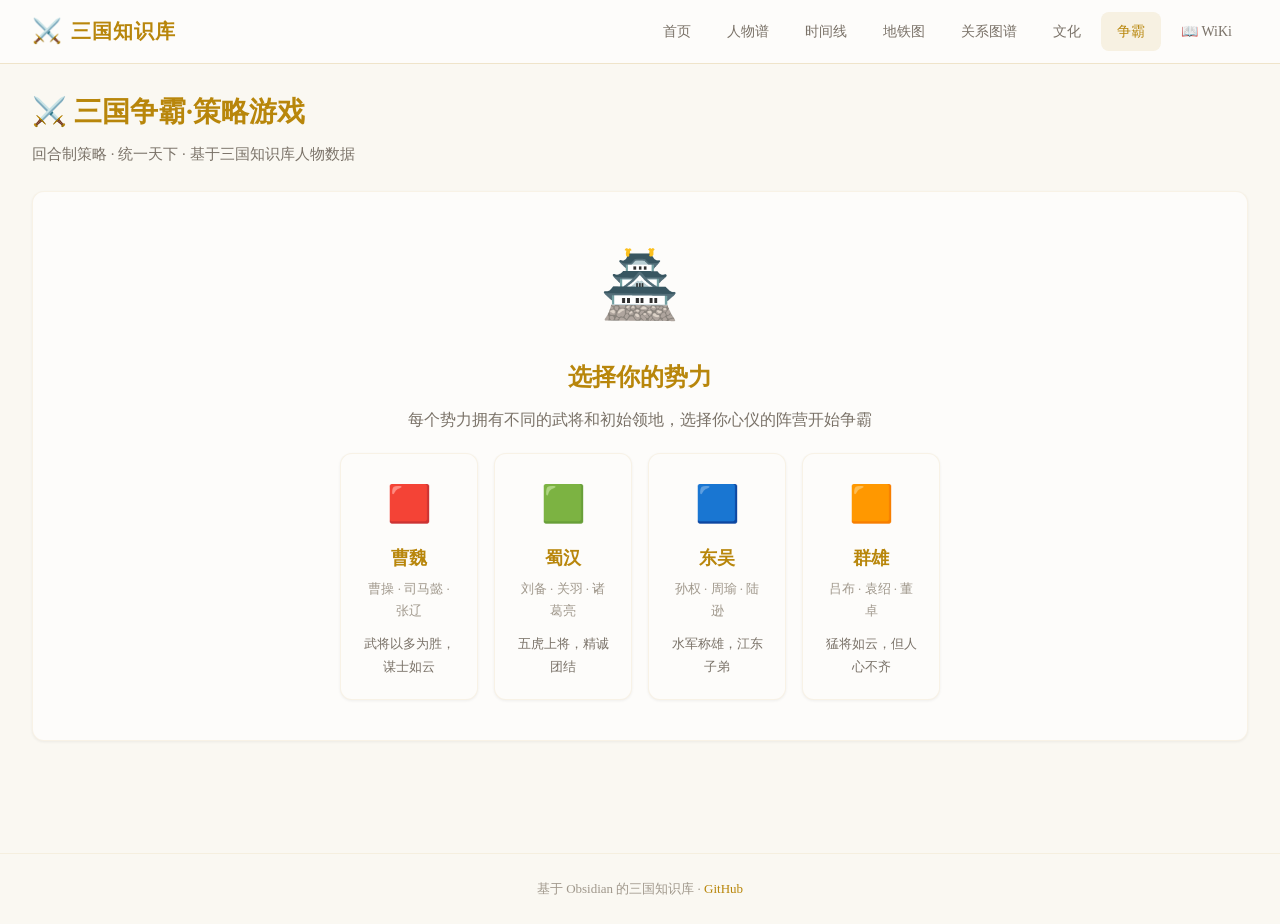
<file: docs/war.html>
<!DOCTYPE html>
<html lang="zh-CN">
<head>
<meta charset="UTF-8">
<meta name="viewport" content="width=device-width, initial-scale=1.0">
<title>三国争霸·策略游戏 - 三国知识库</title>
<link rel="stylesheet" href="css/style.css">
<style>
.game-area { display: grid; grid-template-columns: 1fr 300px; gap: 20px; }
@media (max-width: 1000px) { .game-area { grid-template-columns: 1fr; } }
.side-panel { position: sticky; top: calc(var(--header-height) + 24px); }
.game-log { background: var(--bg-card); border: 1px solid var(--border-light); border-radius: 12px; padding: 16px; max-height: 400px; overflow-y: auto; font-size: 13px; line-height: 1.6; box-shadow: var(--shadow-sm); }
.game-log .log-entry { padding: 4px 0; border-bottom: 1px solid var(--border-light); color: var(--text-secondary); }
.game-log .log-entry:last-child { border: none; }
.game-log .log-entry .log-turn { color: var(--accent); font-weight: 600; }
.map-grid { display: grid; grid-template-columns: repeat(auto-fill, minmax(140px, 1fr)); gap: 12px; margin-bottom: 20px; }
.map-loc { background: var(--bg-card); border: 1px solid var(--border-light); border-radius: 10px; padding: 14px; text-align: center; cursor: default; transition: all 0.2s; box-shadow: var(--shadow-sm); }
.map-loc:hover { border-color: var(--accent); }
.map-loc .loc-name { font-weight: 600; color: var(--text-primary); font-size: 14px; }
.map-loc .loc-owner { font-size: 12px; margin-top: 4px; padding: 2px 8px; border-radius: 4px; display: inline-block; }
.map-loc .loc-val { font-size: 11px; color: var(--text-muted); margin-top: 4px; }
.resource-bar { display: grid; grid-template-columns: repeat(3, 1fr); gap: 10px; margin-bottom: 16px; }
.res-card { background: var(--bg-card); border: 1px solid var(--border-light); border-radius: 10px; padding: 12px; text-align: center; box-shadow: var(--shadow-sm); }
.res-card .res-num { font-size: 22px; font-weight: 700; color: var(--accent); }
.res-card .res-label { font-size: 12px; color: var(--text-secondary); }
.action-grid { display: grid; grid-template-columns: repeat(2, 1fr); gap: 10px; margin-bottom: 16px; }
.action-btn { padding: 14px; border: 1px solid var(--border); border-radius: 10px; background: var(--bg-card); color: var(--text-primary); cursor: pointer; font-size: 14px; font-weight: 600; transition: all 0.2s; box-shadow: var(--shadow-sm); }
.action-btn:hover { border-color: var(--accent); background: var(--accent-dim); transform: translateY(-2px); }
.action-btn .action-icon { font-size: 20px; display: block; margin-bottom: 4px; }
.action-btn .action-sub { font-size: 11px; color: var(--text-muted); font-weight: 400; }
.char-status { background: var(--bg-card); border: 1px solid var(--border-light); border-radius: 10px; padding: 14px; margin-bottom: 10px; box-shadow: var(--shadow-sm); }
.char-status .cs-header { display: flex; justify-content: space-between; margin-bottom: 6px; }
.char-status .cs-name { font-weight: 600; color: var(--accent); }
.char-status .cs-hp { font-size: 13px; }
.char-status .cs-stats { font-size: 12px; color: var(--text-secondary); display: flex; gap: 12px; }
.turn-banner { background: var(--accent-dim); border: 1px solid var(--border); border-radius: 10px; padding: 10px 16px; margin-bottom: 16px; display: flex; justify-content: space-between; align-items: center; }
.turn-banner .year { font-weight: 700; font-size: 18px; color: var(--accent); }
.turn-banner .faction-label { font-size: 14px; color: var(--text-secondary); }
.victory-modal { display: none; position: fixed; top: 0; left: 0; right: 0; bottom: 0; background: rgba(0,0,0,0.3); z-index: 2000; align-items: center; justify-content: center; }
.victory-modal.show { display: flex; }
.victory-content { background: var(--bg-card); border-radius: 16px; padding: 40px; text-align: center; max-width: 420px; box-shadow: 0 20px 60px rgba(0,0,0,0.15); }
.victory-content h2 { font-size: 28px; color: var(--accent); margin-bottom: 8px; }
.victory-content p { color: var(--text-secondary); margin-bottom: 20px; }
.victory-content button { padding: 12px 32px; background: var(--accent); color: #fff; border: none; border-radius: 8px; cursor: pointer; font-size: 15px; font-weight: 600; }
.vic-faction { font-size: 48px; margin-bottom: 12px; }
</style>
</head>
<body>
<div class="header">
    <div class="logo"><span class="logo-icon">⚔️</span> 三国知识库</div>
    <nav class="nav">
        <a href="index.html">首页</a>
        <a href="characters.html">人物谱</a>
        <a href="timeline.html">时间线</a>
        <a href="metro.html">地铁图</a>
        <a href="graph.html">关系图谱</a>
        <a href="culture.html">文化</a>
        <a href="war.html" class="active">争霸</a>
        <a href="wiki/index.html">📖 WiKi</a>
    </nav>
</div>
<div class="main">
    <div class="page-title">⚔️ 三国争霸·策略游戏</div>
    <div class="page-subtitle">回合制策略 · 统一天下 · 基于三国知识库人物数据</div>

    <!-- 开局选择 -->
    <div id="setupScreen" class="search-section fade-in" style="text-align:center;padding:40px;">
        <div style="font-size:64px;margin-bottom:16px;">🏯</div>
        <h2 style="color:var(--accent);margin-bottom:8px;">选择你的势力</h2>
        <p style="color:var(--text-secondary);margin-bottom:20px;">每个势力拥有不同的武将和初始领地，选择你心仪的阵营开始争霸</p>
        <div style="display:grid;grid-template-columns:repeat(4,1fr);gap:16px;max-width:600px;margin:0 auto;">
            <div class="char-card" onclick="startGame('魏')" style="cursor:pointer;">
                <div style="font-size:36px;margin-bottom:8px;">🟥</div>
                <div class="char-name">曹魏</div>
                <div class="char-alias">曹操 · 司马懿 · 张辽</div>
                <div class="char-info">武将以多为胜，谋士如云</div>
            </div>
            <div class="char-card" onclick="startGame('蜀')" style="cursor:pointer;">
                <div style="font-size:36px;margin-bottom:8px;">🟩</div>
                <div class="char-name">蜀汉</div>
                <div class="char-alias">刘备 · 关羽 · 诸葛亮</div>
                <div class="char-info">五虎上将，精诚团结</div>
            </div>
            <div class="char-card" onclick="startGame('吴')" style="cursor:pointer;">
                <div style="font-size:36px;margin-bottom:8px;">🟦</div>
                <div class="char-name">东吴</div>
                <div class="char-alias">孙权 · 周瑜 · 陆逊</div>
                <div class="char-info">水军称雄，江东子弟</div>
            </div>
            <div class="char-card" onclick="startGame('群')" style="cursor:pointer;">
                <div style="font-size:36px;margin-bottom:8px;">🟧</div>
                <div class="char-name">群雄</div>
                <div class="char-alias">吕布 · 袁绍 · 董卓</div>
                <div class="char-info">猛将如云，但人心不齐</div>
            </div>
        </div>
    </div>

    <!-- 游戏主界面 -->
    <div id="gameScreen" style="display:none;">
        <div class="turn-banner fade-in">
            <div><span class="year" id="yearDisplay">184年</span> <span class="faction-label" id="turnDisplay">第1回合</span></div>
            <div><span class="faction-label">当前：</span><span id="currentFactionDisplay" class="faction-label" style="font-weight:700;font-size:16px;">蜀</span></div>
        </div>

        <div class="resource-bar">
            <div class="res-card"><div class="res-num" id="goldDisplay">10000</div><div class="res-label">💰 黄金</div></div>
            <div class="res-card"><div class="res-num" id="foodDisplay">10000</div><div class="res-label">🌾 粮草</div></div>
            <div class="res-card"><div class="res-num" id="popDisplay">100000</div><div class="res-label">👥 人口</div></div>
        </div>

        <div class="game-area">
            <div>
                <!-- 行动按钮 -->
                <div class="action-grid">
                    <button class="action-btn" onclick="doAction('military')"><span class="action-icon">⚔️</span>军事征伐<span class="action-sub">攻击敌占城池</span></button>
                    <button class="action-btn" onclick="doAction('diplomatic')"><span class="action-icon">🤝</span>外交联盟<span class="action-sub">与势力结盟</span></button>
                    <button class="action-btn" onclick="doAction('economic')"><span class="action-icon">🌾</span>经济发展<span class="action-sub">增加资源收入</span></button>
                    <button class="action-btn" onclick="doAction('political')"><span class="action-icon">👑</span>内政治理<span class="action-sub">提升忠诚度</span></button>
                </div>
                <!-- 地图 -->
                <div style="background:var(--bg-card);border:1px solid var(--border-light);border-radius:12px;padding:16px;box-shadow:var(--shadow-sm);">
                    <div class="viz-title">🗺️ 天下地图</div>
                    <div class="map-grid" id="mapGrid"></div>
                </div>
                <!-- 武将 -->
                <div style="margin-top:16px;">
                    <div class="viz-title">👤 麾下武将</div>
                    <div id="charList"></div>
                </div>
            </div>
            <div class="side-panel">
                <div class="viz-title">📜 战报</div>
                <div class="game-log" id="gameLog"><div class="log-entry">选择势力开始游戏</div></div>
            </div>
        </div>
    </div>
</div>
<div class="footer">基于 Obsidian 的三国知识库 · <a href="https://github.com/junjunfantasy/sanguo">GitHub</a></div>

<div class="victory-modal" id="victoryModal">
    <div class="victory-content">
        <div class="vic-faction" id="vicEmoji">🏆</div>
        <h2 id="vicTitle">天下已定</h2>
        <p id="vicDesc">你的势力统一了天下！</p>
        <button onclick="location.reload()">重新开始</button>
    </div>
</div>

<script>
// ===== 游戏数据 =====
const FACTION_COLORS = {魏:'#c0392b',蜀:'#27ae60',吴:'#2980b9',群:'#d68910'};
const FACTION_EMOJI = {魏:'🟥',蜀:'🟩',吴:'🟦',群:'🟧'};

const ALL_CHARACTERS = {
    魏: [
        {name:'曹操',str:7,int:9,pol:10,hp:100},
        {name:'司马懿',str:6,int:10,pol:9,hp:90},
        {name:'张辽',str:9,int:7,pol:4,hp:100},
        {name:'夏侯惇',str:9,int:5,pol:3,hp:110},
        {name:'许褚',str:10,int:3,pol:2,hp:120},
        {name:'荀彧',str:2,int:9,pol:10,hp:70},
        {name:'郭嘉',str:2,int:10,pol:7,hp:60},
        {name:'曹仁',str:9,int:6,pol:4,hp:100},
        {name:'张郃',str:8,int:7,pol:4,hp:95},
        {name:'徐晃',str:9,int:7,pol:4,hp:95}
    ],
    蜀: [
        {name:'刘备',str:6,int:8,pol:9,hp:95},
        {name:'关羽',str:10,int:6,pol:5,hp:110},
        {name:'张飞',str:10,int:4,pol:3,hp:115},
        {name:'诸葛亮',str:2,int:10,pol:9,hp:70},
        {name:'赵云',str:9,int:7,pol:5,hp:105},
        {name:'马超',str:10,int:5,pol:3,hp:110},
        {name:'黄忠',str:9,int:6,pol:3,hp:85},
        {name:'魏延',str:9,int:6,pol:3,hp:100},
        {name:'姜维',str:8,int:8,pol:5,hp:95},
        {name:'庞统',str:3,int:9,pol:7,hp:65}
    ],
    吴: [
        {name:'孙权',str:6,int:8,pol:9,hp:90},
        {name:'周瑜',str:8,int:9,pol:7,hp:80},
        {name:'陆逊',str:7,int:9,pol:8,hp:85},
        {name:'吕蒙',str:8,int:8,pol:5,hp:95},
        {name:'甘宁',str:9,int:5,pol:2,hp:105},
        {name:'黄盖',str:8,int:6,pol:3,hp:95},
        {name:'太史慈',str:9,int:5,pol:3,hp:100},
        {name:'孙策',str:9,int:7,pol:6,hp:100},
        {name:'鲁肃',str:4,int:8,pol:9,hp:75},
        {name:'程普',str:8,int:6,pol:5,hp:90}
    ],
    群: [
        {name:'吕布',str:10,int:3,pol:2,hp:120},
        {name:'袁绍',str:5,int:6,pol:7,hp:95},
        {name:'董卓',str:7,int:5,pol:4,hp:110},
        {name:'张角',str:3,int:7,pol:5,hp:70},
        {name:'公孙瓒',str:7,int:5,pol:3,hp:95},
        {name:'华佗',str:1,int:9,pol:2,hp:55},
        {name:'貂蝉',str:1,int:7,pol:2,hp:50},
        {name:'颜良',str:9,int:4,pol:2,hp:105},
        {name:'文丑',str:9,int:3,pol:2,hp:105},
        {name:'陈宫',str:3,int:8,pol:6,hp:65}
    ]
};

const LOCATIONS = [
    {name:'洛阳',val:10,owner:null},{name:'长安',val:9,owner:null},
    {name:'许都',val:8,owner:null},{name:'邺城',val:7,owner:null},
    {name:'成都',val:8,owner:null},{name:'汉中',val:7,owner:null},
    {name:'建业',val:8,owner:null},{name:'柴桑',val:6,owner:null},
    {name:'荆州',val:9,owner:null},{name:'襄阳',val:7,owner:null},
    {name:'徐州',val:5,owner:null},{name:'合肥',val:6,owner:null},
    {name:'官渡',val:6,owner:null},{name:'赤壁',val:7,owner:null},
    {name:'蓟城',val:4,owner:null},{name:'宛城',val:5,owner:null}
];

const INITIAL_TERRITORY = {
    魏: ['洛阳','许都','邺城','官渡','宛城'],
    蜀: ['成都','汉中','荆州','襄阳'],
    吴: ['建业','柴桑','赤壁','合肥'],
    群: ['长安','徐州','蓟城']
};

// ===== 游戏状态 =====
let state = {};

function startGame(faction) {
    document.getElementById('setupScreen').style.display = 'none';
    document.getElementById('gameScreen').style.display = 'block';

    state = {
        turn: 1, year: 184,
        playerFaction: faction,
        currentFaction: '魏',
        factions: ['魏','蜀','吴','群'],
        characters: JSON.parse(JSON.stringify(ALL_CHARACTERS)),
        locations: JSON.parse(JSON.stringify(LOCATIONS)),
        resources: {魏:{gold:10000,food:10000,pop:100000},蜀:{gold:10000,food:10000,pop:100000},吴:{gold:10000,food:10000,pop:100000},群:{gold:10000,food:10000,pop:100000}},
        diplomacy: {}, // faction: alliedFaction
        log: [],
        gameOver: false
    };

    // 分配初始领地
    state.locations.forEach(l => {
        for (let [f, towns] of Object.entries(INITIAL_TERRITORY)) {
            if (towns.includes(l.name)) { l.owner = f; break; }
        }
    });

    addLog(`🏯 ${faction} 起兵争霸天下！`);
    render();
}

function addLog(msg) {
    state.log.push(`[${state.year}年] ${msg}`);
    const logEl = document.getElementById('gameLog');
    logEl.innerHTML = state.log.map(m => `<div class="log-entry">${m}</div>`).join('');
    logEl.scrollTop = logEl.scrollHeight;
}

function rollD100() { return Math.random() * 100; }

function doAction(type) {
    if (state.gameOver) return;
    const f = state.playerFaction;
    
    switch(type) {
        case 'military': militaryAction(f); break;
        case 'diplomatic': diplomaticAction(f); break;
        case 'economic': economicAction(f); break;
        case 'political': politicalAction(f); break;
    }

    // AI turns
    state.factions.forEach(af => { if (af !== f) aiTurn(af); });

    // Advance
    const factions = state.factions;
    const idx = factions.indexOf(state.currentFaction);
    state.currentFaction = factions[(idx + 1) % factions.length];
    if (state.currentFaction === state.factions[0]) {
        state.turn++;
        if (state.turn % 4 === 0) state.year++;
    }

    checkVictory();
    render();
}

function militaryAction(f) {
    const chars = state.characters[f].filter(c => c.hp > 0);
    if (!chars.length) { addLog(`⚠️ ${f} 无可用武将`); return; }
    const targets = state.locations.filter(l => l.owner && l.owner !== f);
    if (!targets.length) { addLog(`🏆 ${f} 已无外敌！`); return; }
    
    const gen = chars.sort((a,b)=>b.str - a.str)[0];
    const target = targets.sort((a,b)=>a.val - b.val)[Math.floor(Math.random()*targets.length)];
    
    const power = gen.str * 10 + state.resources[f].gold/1000;
    const defense = target.val * 8 + (target.owner ? state.resources[target.owner].gold/2000 : 0);
    const roll = rollD100() + power/10;
    
    if (roll > defense) {
        target.owner = f;
        state.resources[f].gold += target.val * 500;
        addLog(`⚔️ ${f}${gen.name} 攻克 ${target.name}！`);
    } else {
        gen.hp -= 15 + Math.floor(Math.random()*10);
        addLog(`💔 ${f}${gen.name} 进攻 ${target.name} 失利，武将受伤`);
        if (gen.hp <= 0) { addLog(`💀 ${f}${gen.name} 战死沙场！`); }
    }
}

function diplomaticAction(f) {
    const others = state.factions.filter(x => x !== f);
    const target = others[Math.floor(Math.random()*others.length)];
    const cost = 2000;
    
    if (state.resources[f].gold < cost) { addLog(`⚠️ ${f} 资金不足无法外交`); return; }
    
    state.resources[f].gold -= cost;
    const chance = 30 + state.characters[f].some(c=>c.name.includes('诸葛亮')||c.name.includes('周瑜')||c.name.includes('荀彧')) ? 10 : 0;
    
    if (rollD100() < chance) {
        state.diplomacy[f] = target;
        addLog(`🤝 ${f} 与 ${target} 缔结同盟！`);
    } else {
        addLog(`📩 ${f} 遣使 ${target}，对方未予回应`);
    }
}

function economicAction(f) {
    const gain = 800 + Math.floor(Math.random()*1200);
    const food = 600 + Math.floor(Math.random()*900);
    state.resources[f].gold += gain;
    state.resources[f].food += food;
    addLog(`🌾 ${f} 发展经济：+${gain}金 +${food}粮`);
}

function politicalAction(f) {
    const chars = state.characters[f].filter(c => c.hp > 0 && c.hp < 100);
    if (!chars.length) { addLog(`👑 ${f} 武将状态良好，无需治理`); return; }
    const target = chars[Math.floor(Math.random()*chars.length)];
    const heal = 10 + Math.floor(Math.random()*15);
    target.hp = Math.min(100, target.hp + heal);
    state.resources[f].gold -= 500;
    addLog(`👑 ${f} 抚恤 ${target.name}，恢复${heal}体力`);
}

function aiTurn(f) {
    const roll = Math.random();
    if (roll < 0.35) militaryAction(f);
    else if (roll < 0.55) economicAction(f);
    else if (roll < 0.70) politicalAction(f);
    else diplomaticAction(f);
}

function checkVictory() {
    const owned = state.locations.filter(l => l.owner === state.playerFaction).length;
    const total = state.locations.length;
    if (owned >= total * 0.6) {
        state.gameOver = true;
        document.getElementById('vicEmoji').textContent = '🏆';
        document.getElementById('vicTitle').textContent = '🎉 天下一统！';
        document.getElementById('vicDesc').textContent = `你率领的势力在${state.year}年统一了天下！共耗时${state.turn}回合。`;
        document.getElementById('victoryModal').classList.add('show');
        addLog(`🏆 ${state.playerFaction} 统一天下！`);
    } else if (state.year >= 280) {
        state.gameOver = true;
        document.getElementById('vicEmoji').textContent = '📜';
        document.getElementById('vicTitle').textContent = '⏰ 时代落幕';
        document.getElementById('vicDesc').textContent = `西晋统一在即，你未能完成霸业。占据${owned}/${total}州。`;
        document.getElementById('victoryModal').classList.add('show');
    }
}

function render() {
    const f = state.playerFaction;
    document.getElementById('yearDisplay').textContent = `${state.year}年`;
    document.getElementById('turnDisplay').textContent = `第${state.turn}回合`;
    document.getElementById('currentFactionDisplay').textContent = state.currentFaction;
    document.getElementById('currentFactionDisplay').style.color = FACTION_COLORS[state.currentFaction] || '#7a7268';
    document.getElementById('goldDisplay').textContent = state.resources[f].gold;
    document.getElementById('foodDisplay').textContent = state.resources[f].food;
    document.getElementById('popDisplay').textContent = state.resources[f].pop.toLocaleString();

    // 地图
    const mapEl = document.getElementById('mapGrid');
    mapEl.innerHTML = state.locations.map(l => `
        <div class="map-loc">
            <div class="loc-name">${l.name}</div>
            <div class="loc-owner" style="background:${l.owner ? FACTION_COLORS[l.owner]+'22' : '#eee'};color:${l.owner ? FACTION_COLORS[l.owner] : '#999'};border:1px solid ${l.owner ? FACTION_COLORS[l.owner]+'44' : '#ddd'}">${l.owner || '🟫 中立'}</div>
            <div class="loc-val">战略值 ${l.val}</div>
        </div>
    `).join('');

    // 武将
    const charEl = document.getElementById('charList');
    const chars = state.characters[f].filter(c => c.hp > 0);
    charEl.innerHTML = chars.length ? chars.map(c => `
        <div class="char-status">
            <div class="cs-header">
                <span class="cs-name">${c.name}</span>
                <span class="cs-hp" style="color:${c.hp > 60 ? 'var(--success)' : c.hp > 30 ? 'var(--orange)' : 'var(--danger)'}">❤️ ${c.hp}</span>
            </div>
            <div class="cs-stats">⚔️${c.str} 🧠${c.int} 👑${c.pol}</div>
        </div>
    `).join('') : '<div class="empty-state"><div class="empty-state-icon">💀</div>已无可用武将</div>';
}
</script>
</body>
</html>
</file>
<file: docs/css/style.css>
/* 三国知识库 - Warm Ivory 奶白色主题 */
:root {
    --bg-primary: #faf8f2;
    --bg-secondary: #f5f0e6;
    --bg-card: #fdfcfa;
    --bg-card-hover: #faf7f0;
    --text-primary: #3a3530;
    --text-secondary: #7a7268;
    --text-muted: #a0988c;
    --accent: #b8860b;
    --accent-light: #d4a017;
    --accent-dim: rgba(184, 134, 11, 0.1);
    --border: rgba(184, 134, 11, 0.2);
    --border-light: rgba(184, 134, 11, 0.08);
    --danger: #c0392b;
    --success: #27ae60;
    --info: #2980b9;
    --purple: #8e44ad;
    --orange: #d68910;
    --header-height: 64px;
    --shadow-sm: 0 1px 3px rgba(0,0,0,0.06);
    --shadow-md: 0 4px 12px rgba(0,0,0,0.06);
    --shadow-lg: 0 8px 24px rgba(0,0,0,0.08);
}

* { margin: 0; padding: 0; box-sizing: border-box; }

body {
    font-family: -apple-system, BlinkMacSystemFont, 'Noto Serif SC', 'Noto Sans SC', 'Microsoft YaHei', serif;
    background: var(--bg-primary);
    color: var(--text-primary);
    min-height: 100vh;
    line-height: 1.7;
}

/* Header & Navigation */
.header {
    position: fixed;
    top: 0;
    left: 0;
    right: 0;
    height: var(--header-height);
    background: rgba(253, 252, 250, 0.95);
    backdrop-filter: blur(12px);
    border-bottom: 1px solid var(--border);
    display: flex;
    align-items: center;
    justify-content: space-between;
    padding: 0 32px;
    z-index: 1000;
}

.logo {
    font-size: 20px;
    font-weight: 700;
    color: var(--accent);
    letter-spacing: 1px;
    display: flex;
    align-items: center;
    gap: 8px;
}

.logo-icon {
    font-size: 24px;
}

.nav {
    display: flex;
    gap: 4px;
}

.nav a {
    color: var(--text-secondary);
    text-decoration: none;
    padding: 8px 16px;
    border-radius: 8px;
    font-size: 14px;
    transition: all 0.2s;
}

.nav a:hover, .nav a.active {
    background: var(--accent-dim);
    color: var(--accent);
}

.main {
    padding-top: calc(var(--header-height) + 24px);
    max-width: 1400px;
    margin: 0 auto;
    padding-left: 32px;
    padding-right: 32px;
    padding-bottom: 40px;
}

/* Stats Grid */
.stats-grid {
    display: grid;
    grid-template-columns: repeat(4, 1fr);
    gap: 16px;
    margin-bottom: 32px;
}

.stat-card {
    background: var(--bg-card);
    border: 1px solid var(--border-light);
    border-radius: 12px;
    padding: 20px;
    text-align: center;
    transition: all 0.3s;
    cursor: default;
    box-shadow: var(--shadow-sm);
}

.stat-card:hover {
    border-color: var(--accent);
    transform: translateY(-2px);
    box-shadow: var(--shadow-md);
}

.stat-icon {
    font-size: 28px;
    margin-bottom: 8px;
}

.stat-number {
    font-size: 36px;
    font-weight: 700;
    color: var(--accent);
    line-height: 1.2;
}

.stat-label {
    font-size: 14px;
    color: var(--text-secondary);
    margin-top: 4px;
}

/* Search Section */
.search-section {
    background: var(--bg-card);
    border: 1px solid var(--border-light);
    border-radius: 12px;
    padding: 24px;
    margin-bottom: 32px;
    box-shadow: var(--shadow-sm);
}

.search-box {
    display: flex;
    gap: 12px;
    margin-bottom: 16px;
}

.search-input {
    flex: 1;
    padding: 12px 20px;
    border: 1px solid var(--border);
    border-radius: 8px;
    background: var(--bg-primary);
    color: var(--text-primary);
    font-size: 15px;
    outline: none;
    transition: border-color 0.2s;
}

.search-input:focus {
    border-color: var(--accent);
    box-shadow: 0 0 0 3px var(--accent-dim);
}

.search-input::placeholder { color: var(--text-muted); }

.search-btn {
    padding: 12px 28px;
    background: var(--accent);
    color: #fff;
    border: none;
    border-radius: 8px;
    cursor: pointer;
    font-size: 15px;
    font-weight: 600;
    transition: all 0.2s;
}

.search-btn:hover {
    background: var(--accent-light);
    transform: translateY(-1px);
}

.filter-section {
    display: flex;
    gap: 12px;
    flex-wrap: wrap;
}

.filter-select {
    padding: 8px 16px;
    border: 1px solid var(--border);
    border-radius: 8px;
    background: var(--bg-primary);
    color: var(--text-primary);
    font-size: 14px;
    outline: none;
    cursor: pointer;
}

.filter-select:focus {
    border-color: var(--accent);
}

/* Cards & Grids */
.card-grid {
    display: grid;
    grid-template-columns: repeat(auto-fill, minmax(260px, 1fr));
    gap: 16px;
}

.char-card {
    background: var(--bg-card);
    border: 1px solid var(--border-light);
    border-radius: 12px;
    padding: 20px;
    transition: all 0.3s;
    cursor: pointer;
    position: relative;
    overflow: hidden;
    box-shadow: var(--shadow-sm);
}

.char-card:hover {
    border-color: var(--accent);
    transform: translateY(-3px);
    box-shadow: var(--shadow-md);
    background: var(--bg-card-hover);
}

.char-avatar {
    width: 56px;
    height: 56px;
    border-radius: 50%;
    display: flex;
    align-items: center;
    justify-content: center;
    font-size: 24px;
    font-weight: 700;
    color: var(--accent);
    background: var(--accent-dim);
    margin-bottom: 12px;
    border: 2px solid var(--border);
}

.char-name {
    font-size: 18px;
    font-weight: 600;
    color: var(--accent);
    margin-bottom: 4px;
}

.char-alias {
    font-size: 13px;
    color: var(--text-muted);
    margin-bottom: 10px;
}

.char-info {
    font-size: 13px;
    color: var(--text-secondary);
    line-height: 1.8;
}

.char-tags {
    display: flex;
    flex-wrap: wrap;
    gap: 6px;
    margin-top: 10px;
}

.char-tag {
    padding: 2px 10px;
    border-radius: 20px;
    font-size: 11px;
    background: var(--accent-dim);
    color: var(--accent);
    border: 1px solid var(--border);
}

.faction-badge {
    display: inline-block;
    padding: 2px 10px;
    border-radius: 4px;
    font-size: 12px;
    font-weight: 600;
}

.faction-魏 { background: rgba(192, 57, 43, 0.1); color: #c0392b; border: 1px solid rgba(192, 57, 43, 0.25); }
.faction-蜀 { background: rgba(39, 174, 96, 0.1); color: #27ae60; border: 1px solid rgba(39, 174, 96, 0.25); }
.faction-吴 { background: rgba(41, 128, 185, 0.1); color: #2980b9; border: 1px solid rgba(41, 128, 185, 0.25); }
.faction-群 { background: rgba(214, 137, 16, 0.1); color: #d68910; border: 1px solid rgba(214, 137, 16, 0.25); }

/* Viz Containers */
.viz-grid {
    display: grid;
    grid-template-columns: repeat(2, 1fr);
    gap: 20px;
    margin-bottom: 32px;
}

.viz-card {
    background: var(--bg-card);
    border: 1px solid var(--border-light);
    border-radius: 12px;
    padding: 20px;
    box-shadow: var(--shadow-sm);
}

.viz-title {
    font-size: 16px;
    color: var(--accent);
    margin-bottom: 16px;
    padding-bottom: 10px;
    border-bottom: 1px solid var(--border-light);
    display: flex;
    align-items: center;
    gap: 8px;
}

.viz-container {
    height: 380px;
    width: 100%;
}

/* Timeline */
.timeline-container {
    background: var(--bg-card);
    border: 1px solid var(--border-light);
    border-radius: 12px;
    padding: 20px;
    margin-bottom: 32px;
    box-shadow: var(--shadow-sm);
}

/* Network */
.network-container {
    background: var(--bg-card);
    border: 1px solid var(--border-light);
    border-radius: 12px;
    padding: 20px;
    margin-bottom: 32px;
    box-shadow: var(--shadow-sm);
}

.network-canvas {
    width: 100%;
    height: 600px;
    border-radius: 8px;
}

/* Search Results */
.search-results {
    margin-top: 16px;
    display: grid;
    gap: 10px;
}

.result-item {
    background: var(--bg-primary);
    border: 1px solid var(--border-light);
    border-radius: 8px;
    padding: 14px 18px;
    display: flex;
    justify-content: space-between;
    align-items: center;
    transition: border-color 0.2s;
    cursor: pointer;
}

.result-item:hover {
    border-color: var(--accent);
}

.result-name {
    font-weight: 600;
    color: var(--accent);
}

.result-type {
    font-size: 12px;
    padding: 2px 10px;
    border-radius: 20px;
    background: var(--accent-dim);
    color: var(--accent);
}

/* Footer */
.footer {
    text-align: center;
    padding: 24px;
    color: var(--text-muted);
    font-size: 13px;
    border-top: 1px solid var(--border-light);
    margin-top: 40px;
}

.footer a {
    color: var(--accent);
    text-decoration: none;
}

.footer a:hover {
    text-decoration: underline;
}

/* Game Cards */
.game-card-grid {
    display: grid;
    grid-template-columns: repeat(auto-fill, minmax(300px, 1fr));
    gap: 20px;
}

.game-card {
    background: var(--bg-card);
    border: 1px solid var(--border);
    border-radius: 16px;
    padding: 24px;
    position: relative;
    overflow: hidden;
    transition: all 0.3s;
    box-shadow: var(--shadow-sm);
}

.game-card::before {
    content: '';
    position: absolute;
    top: 0;
    left: 0;
    right: 0;
    height: 4px;
}

.game-card[data-faction="魏"]::before { background: #c0392b; }
.game-card[data-faction="蜀"]::before { background: #27ae60; }
.game-card[data-faction="吴"]::before { background: #2980b9; }
.game-card[data-faction="群"]::before { background: #d68910; }

.game-card:hover {
    border-color: var(--accent);
    transform: translateY(-2px);
    box-shadow: var(--shadow-md);
}

.game-card-header {
    display: flex;
    justify-content: space-between;
    align-items: flex-start;
    margin-bottom: 16px;
}

.game-card-name {
    font-size: 20px;
    font-weight: 700;
    color: var(--accent);
}

.game-card-hp {
    display: flex;
    gap: 3px;
}

.hp-dot {
    width: 14px;
    height: 14px;
    border-radius: 50%;
    background: var(--danger);
    border: 1px solid rgba(192, 57, 43, 0.4);
}

.game-card-skills {
    margin-top: 12px;
}

.skill-item {
    background: var(--bg-primary);
    border-radius: 8px;
    padding: 12px;
    margin-bottom: 8px;
    border-left: 3px solid var(--accent);
}

.skill-name {
    font-weight: 600;
    color: var(--accent);
    font-size: 14px;
    margin-bottom: 4px;
}

.skill-desc {
    font-size: 13px;
    color: var(--text-secondary);
    line-height: 1.5;
}

.skill-history {
    font-size: 12px;
    color: var(--text-muted);
    margin-top: 6px;
    padding-top: 6px;
    border-top: 1px solid var(--border-light);
    line-height: 1.5;
}

/* Tooltip for graph */
.graph-tooltip {
    position: absolute;
    background: var(--bg-card);
    border: 1px solid var(--accent);
    border-radius: 8px;
    padding: 12px 16px;
    font-size: 13px;
    pointer-events: none;
    box-shadow: var(--shadow-lg);
    display: none;
    z-index: 100;
}

.graph-tooltip .tt-name {
    color: var(--accent);
    font-weight: 600;
    font-size: 15px;
    margin-bottom: 4px;
}

.graph-tooltip .tt-detail {
    color: var(--text-secondary);
}

/* Page Title */
.page-title {
    font-size: 28px;
    font-weight: 700;
    color: var(--accent);
    margin-bottom: 6px;
}

.page-subtitle {
    font-size: 15px;
    color: var(--text-secondary);
    margin-bottom: 24px;
}

/* Event Metro Map */
.metro-container {
    background: var(--bg-card);
    border: 1px solid var(--border-light);
    border-radius: 12px;
    padding: 24px;
    margin-bottom: 32px;
    box-shadow: var(--shadow-sm);
}

.metro-lines {
    position: relative;
    padding: 20px 0;
}

.metro-line {
    display: flex;
    align-items: stretch;
    margin-bottom: 0;
    position: relative;
    min-height: 60px;
}

.metro-year {
    width: 80px;
    font-size: 13px;
    font-weight: 700;
    color: var(--accent);
    flex-shrink: 0;
    padding-top: 4px;
    text-align: right;
    padding-right: 16px;
}

.metro-track {
    width: 24px;
    flex-shrink: 0;
    display: flex;
    flex-direction: column;
    align-items: center;
    position: relative;
}

.metro-dot {
    width: 14px;
    height: 14px;
    border-radius: 50%;
    z-index: 2;
    border: 2px solid var(--bg-card);
    flex-shrink: 0;
    margin-top: 4px;
}

.metro-line-connector {
    width: 2px;
    flex: 1;
    min-height: 20px;
}

.metro-card {
    flex: 1;
    background: var(--bg-primary);
    border: 1px solid var(--border-light);
    border-radius: 8px;
    padding: 12px 16px;
    margin-left: 12px;
    margin-bottom: 8px;
    transition: all 0.2s;
    cursor: default;
}

.metro-card:hover {
    border-color: var(--accent);
    box-shadow: var(--shadow-sm);
}

.metro-card-title {
    font-weight: 600;
    color: var(--text-primary);
    font-size: 14px;
    margin-bottom: 4px;
}

.metro-card-desc {
    font-size: 12px;
    color: var(--text-secondary);
    line-height: 1.5;
}

.metro-card-tags {
    display: flex;
    gap: 4px;
    margin-top: 4px;
    flex-wrap: wrap;
}

.metro-tag {
    font-size: 10px;
    padding: 1px 8px;
    border-radius: 10px;
    background: var(--accent-dim);
    color: var(--accent);
}

.metro-line-filter {
    display: flex;
    gap: 8px;
    flex-wrap: wrap;
    margin-bottom: 20px;
    padding-bottom: 16px;
    border-bottom: 1px solid var(--border-light);
}

.metro-filter-btn {
    padding: 6px 16px;
    border: 1px solid var(--border);
    border-radius: 20px;
    background: transparent;
    color: var(--text-secondary);
    cursor: pointer;
    font-size: 13px;
    transition: all 0.2s;
}

.metro-filter-btn:hover,
.metro-filter-btn.active {
    background: var(--accent-dim);
    color: var(--accent);
    border-color: var(--accent);
}

.metro-legend {
    display: flex;
    gap: 16px;
    flex-wrap: wrap;
    margin-bottom: 16px;
    padding: 8px 0;
}

.metro-legend-item {
    display: flex;
    align-items: center;
    gap: 6px;
    font-size: 12px;
    color: var(--text-secondary);
}

.metro-legend-dot {
    width: 10px;
    height: 10px;
    border-radius: 50%;
}

/* Loading & Empty */
.loading {
    text-align: center;
    padding: 40px;
    color: var(--text-muted);
    font-size: 15px;
}

.empty-state {
    text-align: center;
    padding: 60px 20px;
    color: var(--text-muted);
}

.empty-state-icon {
    font-size: 48px;
    margin-bottom: 16px;
}

/* Responsive */
@media (max-width: 900px) {
    .stats-grid { grid-template-columns: repeat(2, 1fr); }
    .viz-grid { grid-template-columns: 1fr; }
    .header { padding: 0 16px; }
    .main { padding-left: 16px; padding-right: 16px; }
    .nav a { padding: 6px 10px; font-size: 12px; }
    .logo { font-size: 16px; }
    .metro-year { width: 60px; font-size: 12px; }
}

@media (max-width: 600px) {
    .stats-grid { grid-template-columns: repeat(2, 1fr); }
    .stat-number { font-size: 24px; }
    .card-grid { grid-template-columns: 1fr; }
    .game-card-grid { grid-template-columns: 1fr; }
    .nav { gap: 0; }
    .nav a { padding: 6px 8px; font-size: 11px; }
    .metro-year { display: none; }
    .metro-track { width: 16px; }
}

/* Scrollbar */
::-webkit-scrollbar { width: 8px; }
::-webkit-scrollbar-track { background: var(--bg-primary); }
::-webkit-scrollbar-thumb { background: var(--border); border-radius: 4px; }
::-webkit-scrollbar-thumb:hover { background: var(--accent); }

/* Animation */
@keyframes fadeIn {
    from { opacity: 0; transform: translateY(8px); }
    to { opacity: 1; transform: translateY(0); }
}

.fade-in {
    animation: fadeIn 0.4s ease-out;
}
</file>
